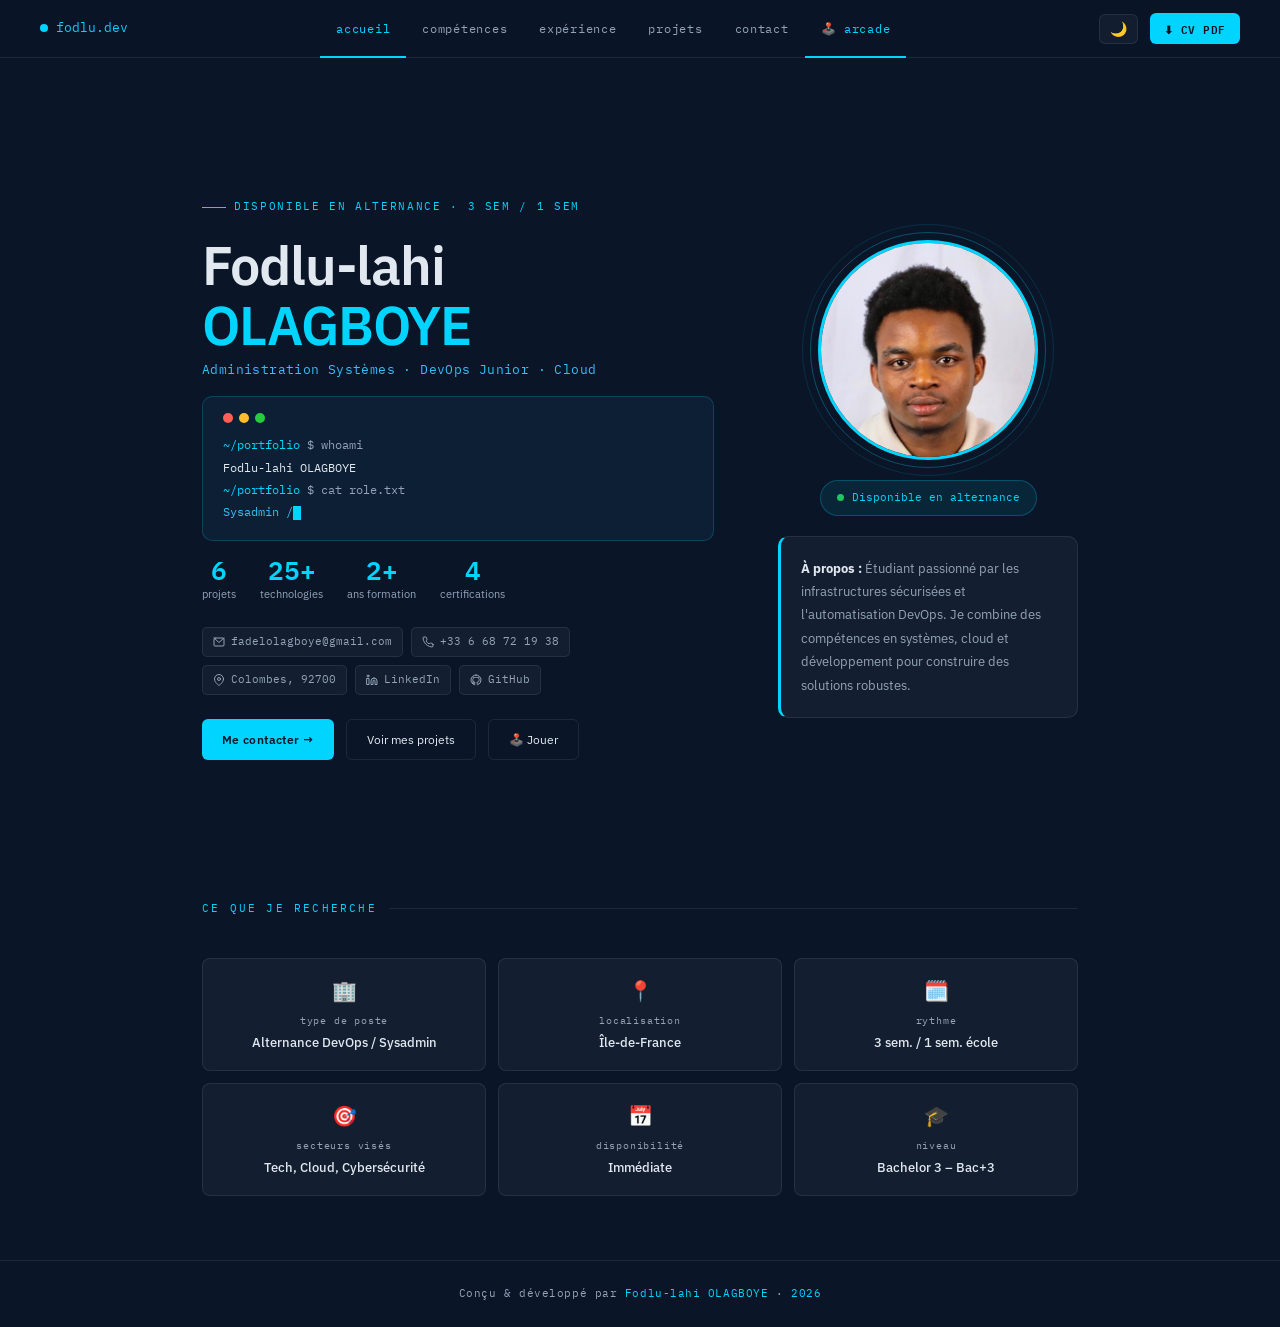
<file: index.html>
<!DOCTYPE html>
<html lang="fr">
<head>
  <meta charset="UTF-8">
  <meta name="viewport" content="width=device-width, initial-scale=1.0">
  <title>Fodlu-lahi OLAGBOYE – Portfolio</title>
  <link href="https://fonts.googleapis.com/css2?family=IBM+Plex+Mono:wght@400;600&family=IBM+Plex+Sans:wght@300;400;500;600&display=swap" rel="stylesheet">
  <link rel="stylesheet" href="css/style.css">
  <link rel="icon" href="data:image/svg+xml,<svg xmlns='http://www.w3.org/2000/svg' viewBox='0 0 100 100'><rect width='100' height='100' rx='16' fill='%230a1628'/><text y='.9em' font-size='55' x='50' text-anchor='middle' fill='%2300d4ff' font-family='monospace' font-weight='bold'>FO</text></svg>">
</head>
<body>

<div class="scroll-bar" id="scrollBar"></div>

<!-- NAV -->
<nav style="position:sticky;top:0;z-index:100;background:rgba(10,22,40,0.97);backdrop-filter:blur(16px);border-bottom:1px solid var(--border);padding:0 2.5rem;display:flex;align-items:center;justify-content:space-between;height:58px;transition:background .3s;">
  <div style="font-family:var(--mono);font-size:13px;color:var(--accent);cursor:pointer;display:flex;align-items:center;gap:8px;" onclick="showPage('accueil')">
    <div style="width:8px;height:8px;border-radius:50%;background:var(--accent);animation:pulse 2s infinite;"></div>
    fodlu.dev
  </div>
  <ul class="nav-links" style="display:flex;gap:0;list-style:none;">
    <li><a href="#" onclick="showPage('accueil');return false;"     id="nav-accueil"     class="active">accueil</a></li>
    <li><a href="#" onclick="showPage('competences');return false;" id="nav-competences">compétences</a></li>
    <li><a href="#" onclick="showPage('experience');return false;"  id="nav-experience">expérience</a></li>
    <li><a href="#" onclick="showPage('projets');return false;"     id="nav-projets">projets</a></li>
    <li><a href="#" onclick="showPage('contact');return false;"     id="nav-contact">contact</a></li>
    <li><a href="./arcade.html" style="display:block;font-size:12px;color:var(--accent);text-decoration:none;letter-spacing:.06em;font-family:var(--mono);padding:0 1rem;height:58px;line-height:58px;border-bottom:2px solid var(--accent);transition:all .2s;">🕹️ arcade</a></li>
  </ul>
  <div style="display:flex;align-items:center;gap:.75rem;">
    <button id="themeBtn" onclick="toggleTheme()" style="background:var(--card);border:1px solid var(--border);border-radius:6px;padding:6px 10px;cursor:pointer;color:var(--text2);font-size:14px;transition:all .2s;">🌙</button>
    <a href="assets/cv.pdf" download style="background:var(--accent);color:#0a1628;font-size:11px;font-family:var(--mono);font-weight:600;border:none;border-radius:6px;padding:7px 14px;cursor:pointer;letter-spacing:.05em;text-decoration:none;display:flex;align-items:center;gap:6px;">⬇ CV PDF</a>
  </div>
</nav>

<!-- ===== ACCUEIL ===== -->
<div class="page active" id="page-accueil">
  <div style="display:grid;grid-template-columns:1fr 300px;gap:4rem;align-items:center;min-height:calc(100vh - 58px);max-width:940px;margin:0 auto;padding:3rem 2rem;" class="hero">
    <div>
      <div style="font-family:var(--mono);font-size:11px;color:var(--accent);letter-spacing:.15em;text-transform:uppercase;margin-bottom:1.2rem;display:flex;align-items:center;gap:8px;">
        <span style="display:inline-block;width:24px;height:1px;background:var(--accent);"></span>
        disponible en alternance · 3 sem / 1 sem
      </div>
      <h1 style="font-size:clamp(2rem,5vw,3.4rem);font-weight:600;line-height:1.1;letter-spacing:-.02em;margin-bottom:.3rem;">Fodlu-lahi<br><span style="color:var(--accent);">OLAGBOYE</span></h1>
      <div style="font-family:var(--mono);font-size:13px;color:var(--accent2);margin-bottom:1rem;letter-spacing:.03em;">Administration Systèmes · DevOps Junior · Cloud</div>

      <!-- TERMINAL -->
      <div style="background:#0d1f35;border:1px solid rgba(0,212,255,.2);border-radius:10px;padding:1rem 1.25rem;margin:1rem 0;font-family:var(--mono);font-size:12px;">
        <div style="display:flex;gap:6px;margin-bottom:.75rem;">
          <div style="width:10px;height:10px;border-radius:50%;background:#ff5f57;"></div>
          <div style="width:10px;height:10px;border-radius:50%;background:#ffbd2e;"></div>
          <div style="width:10px;height:10px;border-radius:50%;background:#28ca41;"></div>
        </div>
        <div style="color:#94a3b8;margin-bottom:3px;"><span style="color:var(--accent);">~/portfolio</span> $ whoami</div>
        <div style="color:#e2e8f0;margin-bottom:3px;">Fodlu-lahi OLAGBOYE</div>
        <div style="color:#94a3b8;margin-bottom:3px;"><span style="color:var(--accent);">~/portfolio</span> $ cat role.txt</div>
        <div><span id="typed-text" style="color:var(--accent2);"></span><span id="cursor" style="display:inline-block;width:8px;height:14px;background:var(--accent);animation:blink .8s infinite;vertical-align:middle;"></span></div>
        <div id="term-comment" style="color:#4a6080;margin-top:3px;"></div>
      </div>

      <!-- STATS -->
      <div style="display:flex;gap:1.5rem;margin-bottom:1.5rem;" class="stats-row">
        <div style="text-align:center;"><div id="s1" style="font-family:var(--mono);font-size:1.6rem;font-weight:600;color:var(--accent);line-height:1;">0</div><div style="font-size:11px;color:var(--text2);margin-top:3px;">projets</div></div>
        <div style="text-align:center;"><div id="s2" style="font-family:var(--mono);font-size:1.6rem;font-weight:600;color:var(--accent);line-height:1;">0</div><div style="font-size:11px;color:var(--text2);margin-top:3px;">technologies</div></div>
        <div style="text-align:center;"><div id="s3" style="font-family:var(--mono);font-size:1.6rem;font-weight:600;color:var(--accent);line-height:1;">0</div><div style="font-size:11px;color:var(--text2);margin-top:3px;">ans formation</div></div>
        <div style="text-align:center;"><div id="s4" style="font-family:var(--mono);font-size:1.6rem;font-weight:600;color:var(--accent);line-height:1;">0</div><div style="font-size:11px;color:var(--text2);margin-top:3px;">certifications</div></div>
      </div>

      <!-- CONTACTS -->
      <div style="display:flex;flex-wrap:wrap;gap:.5rem;margin-bottom:1.5rem;">
        <a class="chip" href="mailto:fadelolagboye@gmail.com"><svg viewBox="0 0 24 24"><rect x="2" y="4" width="20" height="16" rx="2"/><polyline points="2,4 12,13 22,4"/></svg>fadelolagboye@gmail.com</a>
        <a class="chip" href="tel:+33668721938"><svg viewBox="0 0 24 24"><path d="M22 16.92v3a2 2 0 0 1-2.18 2A19.79 19.79 0 0 1 11.07 19a19.5 19.5 0 0 1-6-6A19.79 19.79 0 0 1 2.12 4.18 2 2 0 0 1 4.11 2h3a2 2 0 0 1 2 1.72c.127.96.361 1.903.7 2.81a2 2 0 0 1-.45 2.11L8.09 9.91a16 16 0 0 0 6 6l1.27-1.27a2 2 0 0 1 2.11-.45c.907.339 1.85.573 2.81.7A2 2 0 0 1 22 16.92z"/></svg>+33 6 68 72 19 38</a>
        <a class="chip" href="#"><svg viewBox="0 0 24 24"><path d="M21 10c0 7-9 13-9 13s-9-6-9-13a9 9 0 0 1 18 0z"/><circle cx="12" cy="10" r="3"/></svg>Colombes, 92700</a>
        <a class="chip" href="https://linkedin.com/in/fodlu-olagboye" target="_blank"><svg viewBox="0 0 24 24"><path d="M16 8a6 6 0 0 1 6 6v7h-4v-7a2 2 0 0 0-2-2 2 2 0 0 0-2 2v7h-4v-7a6 6 0 0 1 6-6z"/><rect x="2" y="9" width="4" height="12"/><circle cx="4" cy="4" r="2"/></svg>LinkedIn</a>
        <a class="chip" href="https://github.com/fodlu-olagboye" target="_blank"><svg viewBox="0 0 24 24" fill="currentColor" stroke="none"><path d="M12 2C6.477 2 2 6.484 2 12.017c0 4.425 2.865 8.18 6.839 9.504.5.092.682-.217.682-.483 0-.237-.008-.868-.013-1.703-2.782.605-3.369-1.343-3.369-1.343-.454-1.158-1.11-1.466-1.11-1.466-.908-.62.069-.608.069-.608 1.003.07 1.531 1.032 1.531 1.032.892 1.53 2.341 1.088 2.91.832.092-.647.35-1.088.636-1.338-2.22-.253-4.555-1.113-4.555-4.951 0-1.093.39-1.988 1.029-2.688-.103-.253-.446-1.272.098-2.65 0 0 .84-.27 2.75 1.026A9.564 9.564 0 0 1 12 6.844a9.59 9.59 0 0 1 2.504.337c1.909-1.296 2.747-1.027 2.747-1.027.546 1.379.202 2.398.1 2.651.64.7 1.028 1.595 1.028 2.688 0 3.848-2.339 4.695-4.566 4.943.359.309.678.92.678 1.855 0 1.338-.012 2.419-.012 2.747 0 .268.18.58.688.482A10.019 10.019 0 0 0 22 12.017C22 6.484 17.522 2 12 2z"/></svg>GitHub</a>
      </div>

      <div style="display:flex;gap:.75rem;flex-wrap:wrap;">
        <button class="btn-p" onclick="showPage('contact')">Me contacter →</button>
        <button class="btn-s" onclick="showPage('projets')">Voir mes projets</button>
        <a class="btn-s" href="arcade.html">🕹️ Jouer</a>
      </div>
    </div>

    <!-- PHOTO + BADGE -->
    <div style="display:flex;flex-direction:column;align-items:center;gap:1.25rem;" class="hero-right">
      <div style="position:relative;width:220px;height:220px;" class="photo-wrap">
        <div style="position:absolute;inset:-8px;border-radius:50%;border:1px solid rgba(0,212,255,.3);"></div>
        <div style="position:absolute;inset:-16px;border-radius:50%;border:1px solid rgba(0,212,255,.12);"></div>
        <img src="[data-uri]" alt="Fodlu-lahi OLAGBOYE" style="width:220px;height:220px;border-radius:50%;object-fit:cover;object-position:top center;border:3px solid var(--accent);display:block;">
      </div>
      <div style="display:flex;align-items:center;gap:8px;background:rgba(0,212,255,.08);border:1px solid rgba(0,212,255,.25);border-radius:20px;padding:8px 16px;font-family:var(--mono);font-size:11px;color:var(--accent);">
        <div style="width:7px;height:7px;border-radius:50%;background:#22c55e;animation:pulse 2s infinite;"></div>
        Disponible en alternance
      </div>
      <div style="background:var(--card);border:1px solid var(--border);border-radius:10px;padding:1.25rem;border-left:3px solid var(--accent);font-size:13px;color:var(--text2);line-height:1.8;">
        <strong style="color:var(--text);">À propos :</strong> Étudiant passionné par les infrastructures sécurisées et l'automatisation DevOps. Je combine des compétences en systèmes, cloud et développement pour construire des solutions robustes.
      </div>
    </div>
  </div>

  <!-- CE QUE JE RECHERCHE -->
  <div class="wrap" style="padding-top:0;">
    <div class="section-title">ce que je recherche</div>
    <div class="recherche-box">
      <div class="rech-card"><div class="rech-icon">🏢</div><div class="rech-label">type de poste</div><div class="rech-val">Alternance DevOps / Sysadmin</div></div>
      <div class="rech-card"><div class="rech-icon">📍</div><div class="rech-label">localisation</div><div class="rech-val">Île-de-France</div></div>
      <div class="rech-card"><div class="rech-icon">🗓️</div><div class="rech-label">rythme</div><div class="rech-val">3 sem. / 1 sem. école</div></div>
      <div class="rech-card"><div class="rech-icon">🎯</div><div class="rech-label">secteurs visés</div><div class="rech-val">Tech, Cloud, Cybersécurité</div></div>
      <div class="rech-card"><div class="rech-icon">📅</div><div class="rech-label">disponibilité</div><div class="rech-val">Immédiate</div></div>
      <div class="rech-card"><div class="rech-icon">🎓</div><div class="rech-label">niveau</div><div class="rech-val">Bachelor 3 – Bac+3</div></div>
    </div>
  </div>
</div>

<!-- ===== COMPÉTENCES ===== -->
<div class="page" id="page-competences">
  <div class="wrap">
    <div class="section-title">compétences techniques</div>
    <div class="skills-grid">
      <div class="skill-card"><div class="skill-card-title">⚙️ Systèmes &amp; Réseaux</div><div class="tags"><span class="tag">DNS</span><span class="tag">TCP/IP</span><span class="tag">VLAN</span><span class="tag">VMware</span><span class="tag">VirtualBox</span><span class="tag">Proxmox</span><span class="tag">Debian</span><span class="tag">Ubuntu</span><span class="tag">Kali</span><span class="tag">Docker</span></div></div>
      <div class="skill-card"><div class="skill-card-title">☁️ Cloud &amp; Sécurité</div><div class="tags"><span class="tag">AWS</span><span class="tag">Azure</span><span class="tag">GCP</span><span class="tag">DevSecOps</span><span class="tag">CI/CD</span><span class="tag">GitHub Actions</span><span class="tag">GitLab CI</span></div></div>
      <div class="skill-card"><div class="skill-card-title">💻 Dev &amp; DevOps</div><div class="tags"><span class="tag">Python</span><span class="tag">Bash</span><span class="tag">C</span><span class="tag">C++</span><span class="tag">HTML</span><span class="tag">CSS</span><span class="tag">JavaScript</span><span class="tag">React</span><span class="tag">Vue JS</span><span class="tag">Node.js</span><span class="tag">PHP</span></div></div>
      <div class="skill-card"><div class="skill-card-title">🗄️ Bases de données</div><div class="tags"><span class="tag">MySQL</span><span class="tag">PostgreSQL</span><span class="tag">SQL</span><span class="tag">XML</span><span class="tag">JSON</span><span class="tag">PhpMyAdmin</span></div></div>
      <div class="skill-card"><div class="skill-card-title">🎨 UI/UX &amp; Design</div><div class="tags"><span class="tag">Figma</span><span class="tag">Adobe XD</span><span class="tag">Webflow</span><span class="tag">WordPress</span><span class="tag">Shopify</span><span class="tag">Wix</span><span class="tag">Canva</span></div></div>
      <div class="skill-card"><div class="skill-card-title">🛠️ Outils &amp; Collab</div><div class="tags"><span class="tag">GitHub</span><span class="tag">Postman</span><span class="tag">VSCode</span><span class="tag">Power BI</span><span class="tag">R Studio</span><span class="tag">Excel</span></div></div>
    </div>
    <div class="prog-section">
      <div class="section-title">niveau de maîtrise</div>
      <div class="prog-grid">
        <div class="prog-item"><div class="prog-header"><span class="prog-name">Linux / Bash</span><span class="prog-pct">85%</span></div><div class="prog-bar"><div class="prog-fill" data-w="85"></div></div></div>
        <div class="prog-item"><div class="prog-header"><span class="prog-name">Python</span><span class="prog-pct">80%</span></div><div class="prog-bar"><div class="prog-fill" data-w="80"></div></div></div>
        <div class="prog-item"><div class="prog-header"><span class="prog-name">Docker / DevOps</span><span class="prog-pct">75%</span></div><div class="prog-bar"><div class="prog-fill" data-w="75"></div></div></div>
        <div class="prog-item"><div class="prog-header"><span class="prog-name">SQL / BDD</span><span class="prog-pct">80%</span></div><div class="prog-bar"><div class="prog-fill" data-w="80"></div></div></div>
        <div class="prog-item"><div class="prog-header"><span class="prog-name">AWS / Azure / GCP</span><span class="prog-pct">65%</span></div><div class="prog-bar"><div class="prog-fill" data-w="65"></div></div></div>
        <div class="prog-item"><div class="prog-header"><span class="prog-name">Sécurité réseau</span><span class="prog-pct">70%</span></div><div class="prog-bar"><div class="prog-fill" data-w="70"></div></div></div>
        <div class="prog-item"><div class="prog-header"><span class="prog-name">HTML / CSS / JS</span><span class="prog-pct">75%</span></div><div class="prog-bar"><div class="prog-fill" data-w="75"></div></div></div>
        <div class="prog-item"><div class="prog-header"><span class="prog-name">Réseaux TCP/IP</span><span class="prog-pct">78%</span></div><div class="prog-bar"><div class="prog-fill" data-w="78"></div></div></div>
      </div>
    </div>
    <div class="section-sep"><div class="section-title">certifications &amp; objectifs</div></div>
    <div class="certs-grid">
      <div class="cert-badge">🏅 <span>AWS Cloud Practitioner – en préparation</span></div>
      <div class="cert-badge">🏅 <span>Azure Fundamentals AZ-900 – en vue</span></div>
      <div class="cert-badge">🏅 <span>CompTIA Security+ – objectif 2026</span></div>
      <div class="cert-badge">🏅 <span>Linux LPIC-1 – en cours</span></div>
    </div>
    <div class="section-sep"><div class="section-title">langues &amp; soft skills</div></div>
    <div class="soft-grid">
      <div class="soft-card"><div style="font-size:20px;">🇫🇷</div><div><div style="font-size:13px;font-weight:500;color:var(--text);">Français</div><div style="font-size:12px;color:var(--text2);">Langue maternelle</div></div></div>
      <div class="soft-card"><div style="font-size:20px;">🇬🇧</div><div><div style="font-size:13px;font-weight:500;color:var(--text);">Anglais</div><div style="font-size:12px;color:var(--text2);">Niveau scolaire</div></div></div>
      <div class="soft-card"><div style="font-size:20px;">🎯</div><div><div style="font-size:13px;font-weight:500;color:var(--text);">Rigueur</div><div style="font-size:12px;color:var(--text2);">Travail méthodique</div></div></div>
      <div class="soft-card"><div style="font-size:20px;">⚡</div><div><div style="font-size:13px;font-weight:500;color:var(--text);">Réactivité</div><div style="font-size:12px;color:var(--text2);">Adaptabilité rapide</div></div></div>
      <div class="soft-card"><div style="font-size:20px;">💬</div><div><div style="font-size:13px;font-weight:500;color:var(--text);">Communication</div><div style="font-size:12px;color:var(--text2);">Sens du contact</div></div></div>
      <div class="soft-card"><div style="font-size:20px;">⚽</div><div><div style="font-size:13px;font-weight:500;color:var(--text);">Football</div><div style="font-size:12px;color:var(--text2);">Esprit d'équipe</div></div></div>
    </div>
  </div>
</div>

<!-- ===== EXPÉRIENCE ===== -->
<div class="page" id="page-experience">
  <div class="wrap">
    <div class="section-title">expériences professionnelles</div>
    <div class="timeline">
      <div class="tl-item">
        <div class="tl-date">mai – juil. 2025</div>
        <div class="tl-line"><div class="tl-dot"></div><div class="tl-conn"></div></div>
        <div><div class="tl-title">Stage – Analyste de données</div><div class="tl-company">WO SYSTEME · Paris, France</div><div class="tl-desc"><ul><li>Traitement et nettoyage de données issues d'Excel et de bases SQL</li><li>Analyses exploratoires pour identifier des anomalies</li><li>Création de tableaux de bord Power BI interactifs</li></ul></div></div>
      </div>
      <div class="tl-item">
        <div class="tl-date">depuis juil. 2024</div>
        <div class="tl-line"><div class="tl-dot"></div><div class="tl-conn"></div></div>
        <div><div class="tl-title">Agent d'information</div><div class="tl-company">Cityone · SNCF &amp; RATP · Paris</div><div class="tl-desc"><ul><li>Accueil et orientation des usagers</li><li>Information sur les perturbations, réactivité en cas d'incidents</li></ul></div></div>
      </div>
    </div>
    <div class="section-sep"><div class="section-title">formations</div></div>
    <div class="timeline">
      <div class="tl-item"><div class="tl-date">2025 – 2026</div><div class="tl-line"><div class="tl-dot edu"></div><div class="tl-conn"></div></div><div><div class="tl-title">Bachelor 3 – Administration Systèmes DevOps Junior</div><div class="tl-company">École PMN · Nanterre, France</div></div></div>
      <div class="tl-item"><div class="tl-date">oct. 2024 – juin 2025</div><div class="tl-line"><div class="tl-dot edu"></div><div class="tl-conn"></div></div><div><div class="tl-title">Bachelor 2 – Data / IA</div><div class="tl-company">École PMN · Nanterre, France</div></div></div>
      <div class="tl-item"><div class="tl-date">janv. – juin 2024</div><div class="tl-line"><div class="tl-dot edu"></div><div class="tl-conn"></div></div><div><div class="tl-title">Bachelor 1 – Data / IA</div><div class="tl-company">HETIC · Montreuil, France</div></div></div>
    </div>
  </div>
</div>

<!-- ===== PROJETS ===== -->
<div class="page" id="page-projets">
  <div class="wrap">
    <div class="section-title">projets réalisés</div>
    <div class="proj-grid">
      <div class="proj-card"><div class="proj-icon">🔒</div><div><div class="proj-title">Sécurisation d'infrastructures réseau</div><div class="proj-meta"><div class="proj-date">janv. – févr. 2026</div><a class="proj-gh" href="https://github.com/fodlu-olagboye" target="_blank"><svg viewBox="0 0 24 24"><path d="M12 2C6.477 2 2 6.484 2 12.017c0 4.425 2.865 8.18 6.839 9.504.5.092.682-.217.682-.483 0-.237-.008-.868-.013-1.703-2.782.605-3.369-1.343-3.369-1.343-.454-1.158-1.11-1.466-1.11-1.466-.908-.62.069-.608.069-.608 1.003.07 1.531 1.032 1.531 1.032.892 1.53 2.341 1.088 2.91.832.092-.647.35-1.088.636-1.338-2.22-.253-4.555-1.113-4.555-4.951 0-1.093.39-1.988 1.029-2.688-.103-.253-.446-1.272.098-2.65 0 0 .84-.27 2.75 1.026A9.564 9.564 0 0 1 12 6.844a9.59 9.59 0 0 1 2.504.337c1.909-1.296 2.747-1.027 2.747-1.027.546 1.379.202 2.398.1 2.651.64.7 1.028 1.595 1.028 2.688 0 3.848-2.339 4.695-4.566 4.943.359.309.678.92.678 1.855 0 1.338-.012 2.419-.012 2.747 0 .268.18.58.688.482A10.019 10.019 0 0 0 22 12.017C22 6.484 17.522 2 12 2z"/></svg>GitHub</a></div></div><div class="proj-desc">pfSense, UFW, Fail2Ban, OSSEC, renforcement SSH, sauvegardes chiffrées.</div><div class="tags"><span class="tag">pfSense</span><span class="tag">UFW</span><span class="tag">Fail2Ban</span><span class="tag">SSH</span></div></div>
      <div class="proj-card"><div class="proj-icon">🕵️</div><div><div class="proj-title">Audit de sécurité web</div><div class="proj-meta"><div class="proj-date">juin – juil. 2025</div><a class="proj-gh" href="https://github.com/fodlu-olagboye" target="_blank"><svg viewBox="0 0 24 24"><path d="M12 2C6.477 2 2 6.484 2 12.017c0 4.425 2.865 8.18 6.839 9.504.5.092.682-.217.682-.483 0-.237-.008-.868-.013-1.703-2.782.605-3.369-1.343-3.369-1.343-.454-1.158-1.11-1.466-1.11-1.466-.908-.62.069-.608.069-.608 1.003.07 1.531 1.032 1.531 1.032.892 1.53 2.341 1.088 2.91.832.092-.647.35-1.088.636-1.338-2.22-.253-4.555-1.113-4.555-4.951 0-1.093.39-1.988 1.029-2.688-.103-.253-.446-1.272.098-2.65 0 0 .84-.27 2.75 1.026A9.564 9.564 0 0 1 12 6.844a9.59 9.59 0 0 1 2.504.337c1.909-1.296 2.747-1.027 2.747-1.027.546 1.379.202 2.398.1 2.651.64.7 1.028 1.595 1.028 2.688 0 3.848-2.339 4.695-4.566 4.943.359.309.678.92.678 1.855 0 1.338-.012 2.419-.012 2.747 0 .268.18.58.688.482A10.019 10.019 0 0 0 22 12.017C22 6.484 17.522 2 12 2z"/></svg>GitHub</a></div></div><div class="proj-desc">OWASP Top 10, Nmap, Burp Suite, Metasploit, Wireshark, rapport de vulnérabilités.</div><div class="tags"><span class="tag">Nmap</span><span class="tag">Burp Suite</span><span class="tag">Metasploit</span></div></div>
      <div class="proj-card"><div class="proj-icon">📇</div><div><div class="proj-title">App gestion de contacts</div><div class="proj-meta"><div class="proj-date">mai – juin 2025</div><a class="proj-gh" href="https://github.com/fodlu-olagboye" target="_blank"><svg viewBox="0 0 24 24"><path d="M12 2C6.477 2 2 6.484 2 12.017c0 4.425 2.865 8.18 6.839 9.504.5.092.682-.217.682-.483 0-.237-.008-.868-.013-1.703-2.782.605-3.369-1.343-3.369-1.343-.454-1.158-1.11-1.466-1.11-1.466-.908-.62.069-.608.069-.608 1.003.07 1.531 1.032 1.531 1.032.892 1.53 2.341 1.088 2.91.832.092-.647.35-1.088.636-1.338-2.22-.253-4.555-1.113-4.555-4.951 0-1.093.39-1.988 1.029-2.688-.103-.253-.446-1.272.098-2.65 0 0 .84-.27 2.75 1.026A9.564 9.564 0 0 1 12 6.844a9.59 9.59 0 0 1 2.504.337c1.909-1.296 2.747-1.027 2.747-1.027.546 1.379.202 2.398.1 2.651.64.7 1.028 1.595 1.028 2.688 0 3.848-2.339 4.695-4.566 4.943.359.309.678.92.678 1.855 0 1.338-.012 2.419-.012 2.747 0 .268.18.58.688.482A10.019 10.019 0 0 0 22 12.017C22 6.484 17.522 2 12 2z"/></svg>GitHub</a></div></div><div class="proj-desc">MySQL, PHP, SQL, formulaires HTML, logique backend complète.</div><div class="tags"><span class="tag">MySQL</span><span class="tag">PHP</span><span class="tag">SQL</span></div></div>
      <div class="proj-card"><div class="proj-icon">🗃️</div><div><div class="proj-title">Base de données SQL</div><div class="proj-meta"><div class="proj-date">2024 · HETIC</div><a class="proj-gh" href="https://github.com/fodlu-olagboye" target="_blank"><svg viewBox="0 0 24 24"><path d="M12 2C6.477 2 2 6.484 2 12.017c0 4.425 2.865 8.18 6.839 9.504.5.092.682-.217.682-.483 0-.237-.008-.868-.013-1.703-2.782.605-3.369-1.343-3.369-1.343-.454-1.158-1.11-1.466-1.11-1.466-.908-.62.069-.608.069-.608 1.003.07 1.531 1.032 1.531 1.032.892 1.53 2.341 1.088 2.91.832.092-.647.35-1.088.636-1.338-2.22-.253-4.555-1.113-4.555-4.951 0-1.093.39-1.988 1.029-2.688-.103-.253-.446-1.272.098-2.65 0 0 .84-.27 2.75 1.026A9.564 9.564 0 0 1 12 6.844a9.59 9.59 0 0 1 2.504.337c1.909-1.296 2.747-1.027 2.747-1.027.546 1.379.202 2.398.1 2.651.64.7 1.028 1.595 1.028 2.688 0 3.848-2.339 4.695-4.566 4.943.359.309.678.92.678 1.855 0 1.338-.012 2.419-.012 2.747 0 .268.18.58.688.482A10.019 10.019 0 0 0 22 12.017C22 6.484 17.522 2 12 2z"/></svg>GitHub</a></div></div><div class="proj-desc">Indexation, contraintes d'intégrité, sécurisation des accès.</div><div class="tags"><span class="tag">SQL</span><span class="tag">PostgreSQL</span></div></div>
      <div class="proj-card"><div class="proj-icon">🐍</div><div><div class="proj-title">Jeu de pendu Python</div><div class="proj-meta"><div class="proj-date">mars 2024 · HETIC</div><a class="proj-gh" href="https://github.com/fodlu-olagboye" target="_blank"><svg viewBox="0 0 24 24"><path d="M12 2C6.477 2 2 6.484 2 12.017c0 4.425 2.865 8.18 6.839 9.504.5.092.682-.217.682-.483 0-.237-.008-.868-.013-1.703-2.782.605-3.369-1.343-3.369-1.343-.454-1.158-1.11-1.466-1.11-1.466-.908-.62.069-.608.069-.608 1.003.07 1.531 1.032 1.531 1.032.892 1.53 2.341 1.088 2.91.832.092-.647.35-1.088.636-1.338-2.22-.253-4.555-1.113-4.555-4.951 0-1.093.39-1.988 1.029-2.688-.103-.253-.446-1.272.098-2.65 0 0 .84-.27 2.75 1.026A9.564 9.564 0 0 1 12 6.844a9.59 9.59 0 0 1 2.504.337c1.909-1.296 2.747-1.027 2.747-1.027.546 1.379.202 2.398.1 2.651.64.7 1.028 1.595 1.028 2.688 0 3.848-2.339 4.695-4.566 4.943.359.309.678.92.678 1.855 0 1.338-.012 2.419-.012 2.747 0 .268.18.58.688.482A10.019 10.019 0 0 0 22 12.017C22 6.484 17.522 2 12 2z"/></svg>GitHub</a></div></div><div class="proj-desc">Algorithme, sélection aléatoire, suivi des tentatives, validation des entrées.</div><div class="tags"><span class="tag">Python</span><span class="tag">Algorithme</span></div></div>
      <div class="proj-card"><div class="proj-icon">🌐</div><div><div class="proj-title">Site de freelance</div><div class="proj-meta"><div class="proj-date">mai 2024 · Paris</div><a class="proj-gh" href="https://github.com/fodlu-olagboye" target="_blank"><svg viewBox="0 0 24 24"><path d="M12 2C6.477 2 2 6.484 2 12.017c0 4.425 2.865 8.18 6.839 9.504.5.092.682-.217.682-.483 0-.237-.008-.868-.013-1.703-2.782.605-3.369-1.343-3.369-1.343-.454-1.158-1.11-1.466-1.11-1.466-.908-.62.069-.608.069-.608 1.003.07 1.531 1.032 1.531 1.032.892 1.53 2.341 1.088 2.91.832.092-.647.35-1.088.636-1.338-2.22-.253-4.555-1.113-4.555-4.951 0-1.093.39-1.988 1.029-2.688-.103-.253-.446-1.272.098-2.65 0 0 .84-.27 2.75 1.026A9.564 9.564 0 0 1 12 6.844a9.59 9.59 0 0 1 2.504.337c1.909-1.296 2.747-1.027 2.747-1.027.546 1.379.202 2.398.1 2.651.64.7 1.028 1.595 1.028 2.688 0 3.848-2.339 4.695-4.566 4.943.359.309.678.92.678 1.855 0 1.338-.012 2.419-.012 2.747 0 .268.18.58.688.482A10.019 10.019 0 0 0 22 12.017C22 6.484 17.522 2 12 2z"/></svg>GitHub</a></div></div><div class="proj-desc">Maquettes Figma, coordination équipe, réalisation technique.</div><div class="tags"><span class="tag">Figma</span><span class="tag">HTML/CSS</span></div></div>
    </div>
  </div>
</div>

<!-- ===== CONTACT ===== -->
<div class="page" id="page-contact">
  <div class="wrap">
    <div class="section-title">contact</div>
    <p class="contact-intro">Vous cherchez un alternant motivé en Administration Systèmes / DevOps ? Je suis disponible selon le rythme <strong style="color:var(--text);">3 semaines entreprise / 1 semaine école</strong>.</p>
    <div class="contact-grid">
      <a class="contact-card" href="mailto:fadelolagboye@gmail.com"><div class="cc-icon">✉️</div><div><div class="cc-label">email</div><div class="cc-value">fadelolagboye@gmail.com</div></div></a>
      <a class="contact-card" href="tel:+33668721938"><div class="cc-icon">📱</div><div><div class="cc-label">téléphone</div><div class="cc-value">+33 6 68 72 19 38</div></div></a>
      <a class="contact-card" href="#"><div class="cc-icon">📍</div><div><div class="cc-label">localisation</div><div class="cc-value">Colombes (92700)</div></div></a>
      <a class="contact-card" href="https://linkedin.com/in/fodlu-olagboye" target="_blank"><div class="cc-icon">💼</div><div><div class="cc-label">linkedin</div><div class="cc-value">@Fodlu olagboye</div></div></a>
    </div>
    <div class="contact-cols">
      <div>
        <div class="form-title">envoyer un message</div>
        <div class="contact-form">
          <div class="form-row">
            <div class="form-group"><label>nom</label><input type="text" placeholder="Votre nom"></div>
            <div class="form-group"><label>email</label><input type="email" placeholder="votre@email.com"></div>
          </div>
          <div class="form-group"><label>objet</label><input type="text" placeholder="Proposition d'alternance..."></div>
          <div class="form-group"><label>message</label><textarea placeholder="Bonjour Fodlu-lahi, ..."></textarea></div>
          <button class="btn-p" style="align-self:flex-start;" onclick="alert('Pour activer l'envoi, connectez un service comme Formspree.io !')">Envoyer →</button>
        </div>
      </div>
      <div class="dispo-box">
        <div class="dispo-title">disponibilité &amp; infos</div>
        <div class="dispo-item"><div class="dispo-dot"></div><div><strong style="color:var(--text);">Rythme :</strong> 3 sem. entreprise / 1 sem. école</div></div>
        <div class="dispo-item"><div class="dispo-dot"></div><div><strong style="color:var(--text);">Disponible :</strong> Immédiatement</div></div>
        <div class="dispo-item"><div class="dispo-dot"></div><div><strong style="color:var(--text);">Zone :</strong> Île-de-France</div></div>
        <div class="dispo-item"><div class="dispo-dot"></div><div><strong style="color:var(--text);">Niveau :</strong> Bachelor 3 – Bac+3 (2026)</div></div>
        <div style="margin-top:1.5rem;">
          <a class="btn-p" href="assets/cv.pdf" download style="width:100%;justify-content:center;">⬇ Télécharger mon CV PDF</a>
        </div>
      </div>
    </div>
  </div>
</div>

<footer>Conçu &amp; développé par <span>Fodlu-lahi OLAGBOYE</span> · <span>2026</span></footer>

<style>
@keyframes blink { 0%,100%{opacity:1;} 50%{opacity:0;} }
.nav-links li a { display:block;font-size:12px;color:var(--text2);text-decoration:none;letter-spacing:.06em;font-family:var(--mono);padding:0 1rem;height:58px;line-height:58px;border-bottom:2px solid transparent;transition:all .2s; }
.nav-links li a:hover { color:var(--accent); }
.nav-links li a.active { color:var(--accent);border-bottom-color:var(--accent); }
</style>

<script src="js/navigation.js"></script>
</body>
</html>
</file>
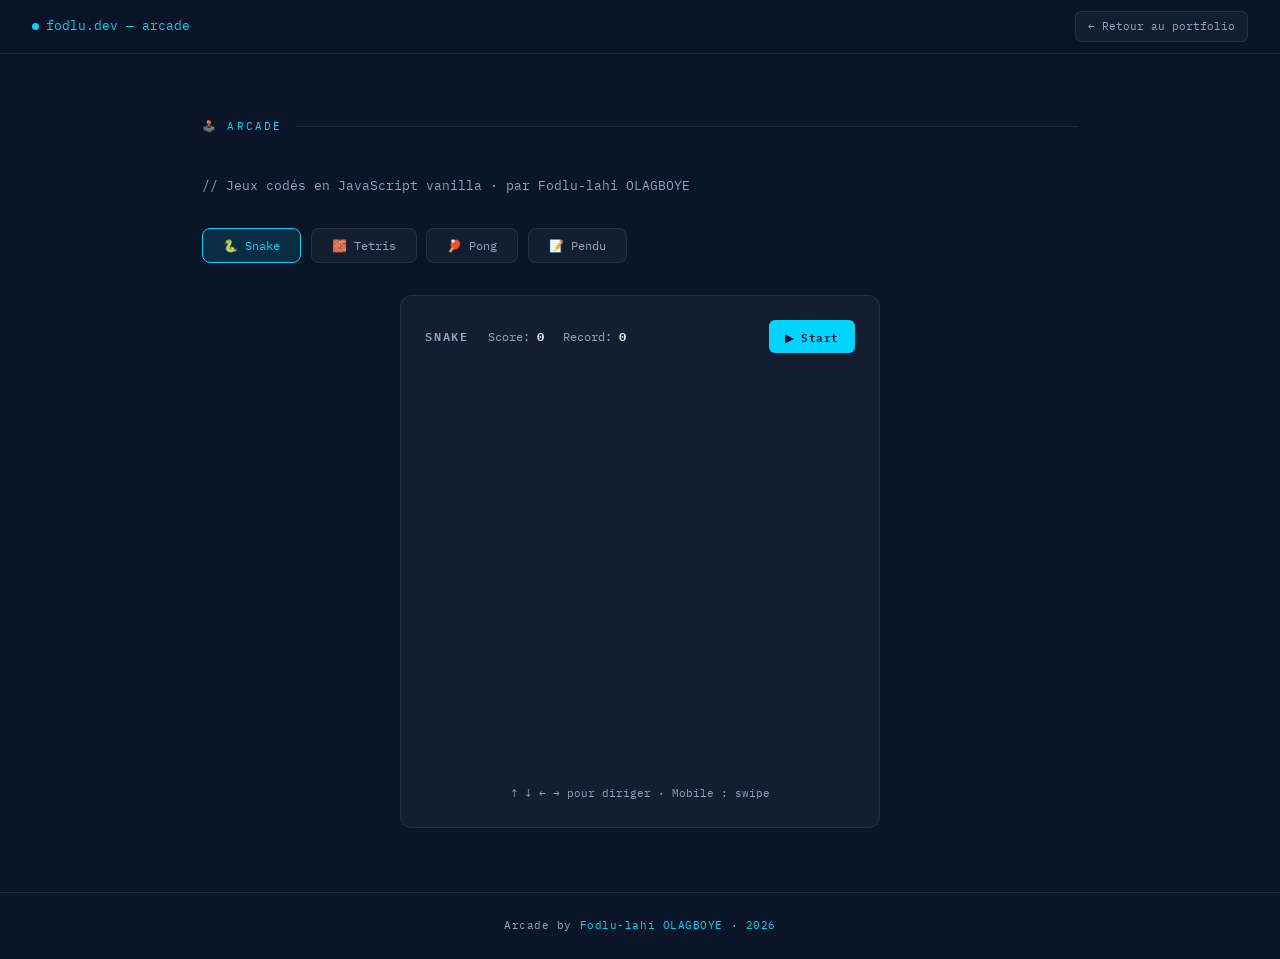
<file: arcade.html>
<!DOCTYPE html>
<html lang="fr">
<head>
  <meta charset="UTF-8">
  <meta name="viewport" content="width=device-width, initial-scale=1.0">
  <title>🕹️ Arcade – Fodlu-lahi OLAGBOYE</title>
  <link href="https://fonts.googleapis.com/css2?family=IBM+Plex+Mono:wght@400;600&family=IBM+Plex+Sans:wght@400;600&display=swap" rel="stylesheet">
  <link rel="stylesheet" href="css/style.css">
  <link rel="stylesheet" href="css/arcade.css">
  <link rel="icon" href="data:image/svg+xml,<svg xmlns='http://www.w3.org/2000/svg' viewBox='0 0 100 100'><rect width='100' height='100' rx='16' fill='%230a1628'/><text y='.9em' font-size='55' x='50' text-anchor='middle' fill='%2300d4ff' font-family='monospace' font-weight='bold'>FO</text></svg>">
</head>
<body>

<nav style="background:rgba(10,22,40,0.98);border-bottom:1px solid var(--border);padding:0 2rem;display:flex;align-items:center;justify-content:space-between;height:54px;position:sticky;top:0;z-index:99;">
  <div style="font-family:var(--mono);font-size:13px;color:var(--accent);display:flex;align-items:center;gap:7px;">
    <div style="width:7px;height:7px;border-radius:50%;background:var(--accent);animation:pulse 2s infinite;"></div>
    fodlu.dev — arcade
  </div>
  <a href="./index.html" style="font-family:var(--mono);font-size:11px;color:var(--text2);background:var(--card);border:1px solid var(--border);border-radius:6px;padding:6px 12px;text-decoration:none;transition:all .2s;">← Retour au portfolio</a>
</nav>

<div class="wrap">
  <div class="section-title">🕹️ arcade</div>
  <p style="color:var(--text2);font-size:13px;margin-bottom:2rem;font-family:var(--mono);">// Jeux codés en JavaScript vanilla · par Fodlu-lahi OLAGBOYE</p>

  <!-- TABS -->
  <div class="arcade-tabs">
    <button class="arcade-tab active" onclick="switchTab('snake', this)">🐍 Snake</button>
    <button class="arcade-tab" onclick="switchTab('tetris', this)">🧱 Tetris</button>
    <button class="arcade-tab" onclick="switchTab('pong', this)">🏓 Pong</button>
    <button class="arcade-tab" onclick="switchTab('pendu', this)">📝 Pendu</button>
  </div>

  <!-- SNAKE -->
  <div class="arcade-panel active" id="panel-snake">
    <div class="game-card">
      <div class="game-info-bar">
        <span class="game-label">SNAKE</span>
        <span>Score: <b id="sScore">0</b></span>
        <span>Record: <b id="sBest">0</b></span>
        <button class="game-btn" onclick="startSnake()">▶ Start</button>
      </div>
      <canvas id="cvSnake" width="400" height="400"></canvas>
      <p class="game-hint">↑ ↓ ← → pour diriger · Mobile : swipe</p>
    </div>
  </div>

  <!-- TETRIS -->
  <div class="arcade-panel" id="panel-tetris">
    <div class="game-card" style="max-width:420px;">
      <div class="game-info-bar">
        <span class="game-label">TETRIS</span>
        <span>Score: <b id="tScore">0</b></span>
        <span>Lignes: <b id="tLines">0</b></span>
        <button class="game-btn" onclick="startTetris()">▶ Start</button>
      </div>
      <div class="tetris-layout">
        <canvas id="cvTetris" width="200" height="400"></canvas>
        <div class="tetris-side">
          <div class="next-box">
            <div class="next-label">SUIVANT</div>
            <canvas id="cvNext" width="80" height="80"></canvas>
          </div>
          <div class="controls-box">← → Déplacer<br>↑ Rotation<br>↓ Descendre<br>Espace: Drop</div>
        </div>
      </div>
    </div>
  </div>

  <!-- PONG -->
  <div class="arcade-panel" id="panel-pong">
    <div class="game-card">
      <div class="game-info-bar">
        <span class="game-label">PONG</span>
        <span>Vous: <b id="pPlayer">0</b></span>
        <span>CPU: <b id="pCPU">0</b></span>
        <button class="game-btn" onclick="startPong()">▶ Start</button>
      </div>
      <canvas id="cvPong" width="420" height="280" style="width:100%;max-width:420px;"></canvas>
      <p class="game-hint">Souris / tactile pour bouger votre raquette</p>
    </div>
  </div>

  <!-- PENDU -->
  <div class="arcade-panel" id="panel-pendu">
    <div class="game-card" style="max-width:500px;">
      <div class="game-info-bar">
        <span class="game-label">PENDU</span>
        <span>Essais: <b id="pTries">6</b></span>
        <span>Score: <b id="pScore">0</b></span>
        <button class="game-btn" onclick="newPendu()">↺ Nouveau</button>
      </div>
      <canvas id="cvPendu" width="200" height="180" style="display:block;margin:0 auto;"></canvas>
      <div class="pendu-word" id="penduWord"></div>
      <div class="pendu-hint-txt" id="penduHint"></div>
      <div class="letters" id="penduLetters"></div>
      <div class="pendu-msg" id="penduMsg"></div>
    </div>
  </div>
</div>

<footer>Arcade by <span>Fodlu-lahi OLAGBOYE</span> · <span>2026</span></footer>

<script src="js/snake.js"></script>
<script src="js/tetris.js"></script>
<script src="js/pong.js"></script>
<script src="js/pendu.js"></script>
<script>
  function switchTab(id, btn) {
    document.querySelectorAll('.arcade-tab').forEach(t => t.classList.remove('active'));
    document.querySelectorAll('.arcade-panel').forEach(p => p.classList.remove('active'));
    btn.classList.add('active');
    document.getElementById('panel-' + id).classList.add('active');
    // stop running games
    if (typeof snakeTimer !== 'undefined' && snakeTimer) { clearInterval(snakeTimer); snakeTimer = null; }
    if (typeof tetrisTimer !== 'undefined' && tetrisTimer){ clearInterval(tetrisTimer); tetrisTimer = null; }
    if (typeof pongAF !== 'undefined' && pongAF)          { cancelAnimationFrame(pongAF); pongAF = null; }
    if (id === 'pendu') newPendu();
  }
  // Init pendu on load
  window.addEventListener('load', () => newPendu());
</script>
</body>
</html>
</file>
<file: css/style.css>
/* ===== RESET & VARIABLES ===== */
*, *::before, *::after { box-sizing: border-box; margin: 0; padding: 0; }

:root {
  --navy: #0a1628;
  --accent: #00d4ff;
  --accent2: #38bdf8;
  --text: #e2e8f0;
  --text2: #94a3b8;
  --border: rgba(255,255,255,0.08);
  --card: rgba(255,255,255,0.04);
  --card-hover: rgba(255,255,255,0.07);
  --mono: 'IBM Plex Mono', monospace;
  --sans: 'IBM Plex Sans', sans-serif;
}

[data-theme="light"] {
  --navy: #f0f4f8;
  --text: #1a202c;
  --text2: #4a5568;
  --border: rgba(0,0,0,0.1);
  --card: rgba(0,0,0,0.03);
  --card-hover: rgba(0,0,0,0.06);
}

html { scroll-behavior: smooth; }

body {
  font-family: var(--sans);
  background: var(--navy);
  color: var(--text);
  font-size: 15px;
  line-height: 1.6;
  min-height: 100vh;
  transition: background .3s, color .3s;
}

/* ===== SCROLL BAR ===== */
.scroll-bar {
  position: fixed; top: 0; left: 0;
  height: 3px; background: var(--accent);
  z-index: 9999; width: 0%;
  transition: width .1s;
  border-radius: 0 2px 2px 0;
}

/* ===== LAYOUT ===== */
.wrap { max-width: 940px; margin: 0 auto; padding: 4rem 2rem; }

.section-title {
  font-family: var(--mono);
  font-size: 11px;
  letter-spacing: .2em;
  text-transform: uppercase;
  color: var(--accent);
  margin-bottom: 2.5rem;
  display: flex;
  align-items: center;
  gap: 12px;
}
.section-title::after {
  content: '';
  flex: 1;
  height: 1px;
  background: var(--border);
}

.section-sep {
  margin: 3rem 0 2rem;
  padding-top: 2rem;
  border-top: 1px solid var(--border);
}

/* ===== PAGES ===== */
.page { display: none; min-height: calc(100vh - 58px); animation: fadeIn .35s ease; }
.page.active { display: block; }

@keyframes fadeIn {
  from { opacity: 0; transform: translateY(10px); }
  to   { opacity: 1; transform: translateY(0); }
}

@keyframes pulse {
  0%, 100% { opacity: 1; }
  50%       { opacity: .4; }
}

/* ===== BUTTONS ===== */
.btn-p {
  display: inline-flex; align-items: center; gap: 8px;
  background: var(--accent); color: #0a1628;
  font-weight: 600; font-size: 12px;
  padding: 10px 20px; border-radius: 6px;
  text-decoration: none; cursor: pointer; border: none;
  font-family: var(--sans); letter-spacing: .03em;
  transition: opacity .2s;
}
.btn-p:hover { opacity: .85; }

.btn-s {
  display: inline-flex; align-items: center; gap: 8px;
  background: transparent; color: var(--text);
  font-size: 12px; padding: 10px 20px;
  border-radius: 6px; border: 1px solid var(--border);
  text-decoration: none; cursor: pointer;
  font-family: var(--sans); transition: all .2s;
}
.btn-s:hover { border-color: var(--accent); color: var(--accent); }

/* ===== CHIPS ===== */
.chip {
  display: flex; align-items: center; gap: 6px;
  font-family: var(--mono); font-size: 11px;
  color: var(--text2); background: var(--card);
  border: 1px solid var(--border); border-radius: 5px;
  padding: 5px 10px; text-decoration: none; transition: all .2s;
}
.chip:hover { color: var(--accent); border-color: var(--accent); background: rgba(0,212,255,.05); }
.chip svg { width: 12px; height: 12px; stroke: currentColor; fill: none; stroke-width: 2; stroke-linecap: round; stroke-linejoin: round; flex-shrink: 0; }

/* ===== TAGS ===== */
.tags { display: flex; flex-wrap: wrap; gap: 5px; }
.tag {
  font-size: 11px; font-family: var(--mono);
  background: rgba(255,255,255,.05);
  border: 1px solid rgba(255,255,255,.1);
  color: var(--text2); padding: 3px 8px; border-radius: 4px;
}

/* ===== CARDS ===== */
.skill-card {
  background: var(--card); border: 1px solid var(--border);
  border-radius: 10px; padding: 1.25rem; transition: all .2s;
}
.skill-card:hover { background: var(--card-hover); border-color: rgba(0,212,255,.2); }
.skill-card-title {
  font-size: 12px; font-weight: 600; color: var(--accent2);
  margin-bottom: .75rem; font-family: var(--mono); letter-spacing: .05em;
}

/* ===== TIMELINE ===== */
.timeline { display: flex; flex-direction: column; }
.tl-item {
  display: grid;
  grid-template-columns: 130px 1px 1fr;
  gap: 0 1.5rem;
  padding-bottom: 2.5rem;
}
.tl-date {
  font-family: var(--mono); font-size: 11px;
  color: var(--text2); text-align: right;
  padding-top: 5px; letter-spacing: .03em; line-height: 1.5;
}
.tl-line { display: flex; flex-direction: column; align-items: center; }
.tl-dot {
  width: 9px; height: 9px; border-radius: 50%;
  background: var(--accent); flex-shrink: 0; margin-top: 5px;
}
.tl-dot.edu { background: var(--accent2); }
.tl-conn { flex: 1; width: 1px; background: var(--border); margin-top: 4px; }
.tl-item:last-child .tl-conn { display: none; }
.tl-title { font-size: 15px; font-weight: 600; color: var(--text); margin-bottom: 2px; }
.tl-company { font-size: 12px; color: var(--accent2); font-family: var(--mono); margin-bottom: .5rem; }
.tl-desc { font-size: 13px; color: var(--text2); line-height: 1.7; }
.tl-desc li { margin-left: 1.2rem; margin-top: 3px; }

/* ===== GRIDS ===== */
.skills-grid { display: grid; grid-template-columns: repeat(auto-fit, minmax(260px, 1fr)); gap: 1rem; margin-bottom: 2rem; }
.proj-grid   { display: grid; grid-template-columns: repeat(auto-fit, minmax(280px, 1fr)); gap: 1rem; }
.soft-grid   { display: grid; grid-template-columns: repeat(auto-fit, minmax(180px, 1fr)); gap: .75rem; margin-top: 1rem; }

/* ===== PROJET CARD ===== */
.proj-card {
  background: var(--card); border: 1px solid var(--border);
  border-radius: 10px; padding: 1.5rem; transition: all .25s;
  display: flex; flex-direction: column; gap: .75rem;
}
.proj-card:hover { background: var(--card-hover); border-color: rgba(0,212,255,.3); transform: translateY(-3px); }
.proj-icon { width: 38px; height: 38px; border-radius: 8px; background: rgba(0,212,255,.1); display: flex; align-items: center; justify-content: center; font-size: 18px; }
.proj-title { font-size: 14px; font-weight: 600; color: var(--text); }
.proj-meta { display: flex; align-items: center; justify-content: space-between; }
.proj-date { font-family: var(--mono); font-size: 11px; color: var(--text2); }
.proj-gh { display: flex; align-items: center; gap: 5px; font-family: var(--mono); font-size: 11px; color: var(--text2); text-decoration: none; transition: color .2s; }
.proj-gh:hover { color: var(--accent); }
.proj-gh svg { width: 13px; height: 13px; fill: currentColor; }
.proj-desc { font-size: 12px; color: var(--text2); line-height: 1.65; flex: 1; }

/* ===== SOFT CARD ===== */
.soft-card {
  background: var(--card); border: 1px solid var(--border);
  border-radius: 8px; padding: 1rem;
  display: flex; align-items: center; gap: .75rem;
}

/* ===== PROGRESS ===== */
.prog-section { margin-top: 2.5rem; }
.prog-grid { display: grid; grid-template-columns: 1fr 1fr; gap: 1.2rem 2rem; }
.prog-item { margin-bottom: .2rem; }
.prog-header { display: flex; justify-content: space-between; margin-bottom: 6px; }
.prog-name { font-size: 12px; color: var(--text); font-family: var(--mono); }
.prog-pct  { font-size: 11px; color: var(--accent); font-family: var(--mono); }
.prog-bar  { height: 5px; background: rgba(255,255,255,.07); border-radius: 3px; overflow: hidden; }
.prog-fill {
  height: 100%;
  background: linear-gradient(90deg, var(--accent), var(--accent2));
  border-radius: 3px; width: 0%;
  transition: width 1.2s cubic-bezier(.4,0,.2,1);
}

/* ===== CERTS ===== */
.certs-grid { display: flex; flex-wrap: wrap; gap: .75rem; margin-top: 1rem; }
.cert-badge {
  display: flex; align-items: center; gap: 8px;
  background: rgba(255,193,7,.07); border: 1px solid rgba(255,193,7,.2);
  border-radius: 8px; padding: .6rem 1rem; font-size: 12px; color: #fbbf24;
}
.cert-badge span { font-family: var(--mono); font-size: 11px; }

/* ===== CONTACT ===== */
.contact-intro { font-size: 15px; color: var(--text2); margin-bottom: 2rem; line-height: 1.8; max-width: 600px; }
.contact-grid { display: grid; grid-template-columns: 1fr 1fr; gap: 1rem; margin-bottom: 2.5rem; }
.contact-card {
  background: var(--card); border: 1px solid var(--border);
  border-radius: 10px; padding: 1.25rem;
  display: flex; align-items: center; gap: 1rem;
  text-decoration: none; transition: all .2s;
}
.contact-card:hover { background: var(--card-hover); border-color: rgba(0,212,255,.25); }
.cc-icon { width: 40px; height: 40px; border-radius: 8px; background: rgba(0,212,255,.1); display: flex; align-items: center; justify-content: center; font-size: 18px; flex-shrink: 0; }
.cc-label { font-size: 11px; font-family: var(--mono); color: var(--text2); margin-bottom: 3px; }
.cc-value { font-size: 13px; color: var(--text); font-weight: 500; }
.contact-cols { display: grid; grid-template-columns: 1fr 1fr; gap: 2rem; }
.form-title { font-family: var(--mono); font-size: 11px; color: var(--accent); letter-spacing: .15em; margin-bottom: 1.2rem; }
.contact-form { display: flex; flex-direction: column; gap: .9rem; }
.form-row { display: grid; grid-template-columns: 1fr 1fr; gap: .9rem; }
.form-group { display: flex; flex-direction: column; gap: 6px; }
.form-group label { font-family: var(--mono); font-size: 11px; color: var(--text2); letter-spacing: .05em; }
.form-group input,
.form-group textarea {
  background: var(--card); border: 1px solid var(--border);
  border-radius: 7px; padding: 10px 14px;
  color: var(--text); font-family: var(--sans); font-size: 13px;
  outline: none; transition: border-color .2s; resize: none;
}
.form-group input:focus,
.form-group textarea:focus { border-color: rgba(0,212,255,.4); }
.form-group textarea { min-height: 110px; }
.dispo-box { background: var(--card); border: 1px solid var(--border); border-radius: 10px; padding: 1.5rem; }
.dispo-title { font-family: var(--mono); font-size: 11px; color: var(--accent); letter-spacing: .15em; margin-bottom: 1.2rem; }
.dispo-item { display: flex; align-items: flex-start; gap: .75rem; margin-bottom: .9rem; font-size: 13px; color: var(--text2); }
.dispo-dot { width: 7px; height: 7px; border-radius: 50%; background: var(--accent); flex-shrink: 0; margin-top: 5px; }

/* ===== RECHERCHE ===== */
.recherche-box { display: grid; grid-template-columns: repeat(3,1fr); gap: .75rem; margin-top: 1.5rem; }
.rech-card { background: var(--card); border: 1px solid var(--border); border-radius: 8px; padding: 1rem; text-align: center; }
.rech-icon { font-size: 20px; margin-bottom: .4rem; }
.rech-label { font-family: var(--mono); font-size: 10px; color: var(--text2); letter-spacing: .08em; margin-bottom: .25rem; }
.rech-val { font-size: 13px; font-weight: 500; color: var(--text); }

/* ===== FOOTER ===== */
footer {
  border-top: 1px solid var(--border);
  padding: 1.5rem 2rem; text-align: center;
  font-family: var(--mono); font-size: 11px; color: var(--text2); letter-spacing: .05em;
}
footer span { color: var(--accent); }

/* ===== RESPONSIVE ===== */
@media (max-width: 750px) {
  .hero { grid-template-columns: 1fr !important; padding: 2rem 1.5rem !important; min-height: auto !important; gap: 2rem !important; }
  .hero-right { order: -1; }
  .photo-wrap { width: 150px !important; height: 150px !important; }
  .photo-wrap img { width: 150px !important; height: 150px !important; }
  .contact-grid, .contact-cols, .form-row, .prog-grid, .recherche-box { grid-template-columns: 1fr !important; }
  nav { padding: 0 1rem !important; }
  .nav-links li a { padding: 0 .6rem !important; font-size: 10px !important; }
  .stats-row { gap: 1rem !important; }
}

/* ===== MOBILE RESPONSIVE COMPLET ===== */
@media (max-width: 768px) {

  /* NAV mobile */
  nav {
    padding: 0 1rem !important;
    height: auto !important;
    flex-wrap: wrap !important;
    padding-top: .5rem !important;
    padding-bottom: .5rem !important;
    gap: .4rem !important;
  }
  .nav-links {
    order: 3;
    width: 100%;
    overflow-x: auto;
    -webkit-overflow-scrolling: touch;
    scrollbar-width: none;
    gap: 0 !important;
    border-top: 1px solid var(--border);
    padding-top: .25rem;
  }
  .nav-links::-webkit-scrollbar { display: none; }
  .nav-links li a {
    padding: 0 .75rem !important;
    font-size: 11px !important;
    height: 36px !important;
    line-height: 36px !important;
    white-space: nowrap;
  }
  nav > div:first-child { font-size: 12px !important; }
  nav > div:last-child { gap: .4rem !important; }
  nav > div:last-child button { padding: 5px 8px !important; font-size: 12px !important; }
  nav > div:last-child a { padding: 5px 10px !important; font-size: 10px !important; }

  /* HERO mobile */
  .hero {
    grid-template-columns: 1fr !important;
    padding: 1.5rem 1rem !important;
    min-height: auto !important;
    gap: 1.5rem !important;
  }
  .hero-right { order: -1 !important; }
  .photo-wrap {
    width: 130px !important;
    height: 130px !important;
  }
  .photo-wrap img {
    width: 130px !important;
    height: 130px !important;
  }

  /* HERO texte */
  .hero h1 { font-size: 2rem !important; }

  /* STATS */
  .stats-row {
    gap: .75rem !important;
    flex-wrap: wrap !important;
  }
  .stats-row > div {
    min-width: 60px;
  }

  /* CHIPS contacts */
  .hero-contacts, [style*="display:flex;flex-wrap:wrap;gap:.5rem"] {
    gap: .4rem !important;
  }
  .chip { font-size: 10px !important; padding: 4px 8px !important; }

  /* BUTTONS */
  .hero-btns, [style*="display:flex;gap:.75rem;flex-wrap:wrap"] {
    flex-direction: column !important;
    width: 100% !important;
  }
  .btn-p, .btn-s { width: 100% !important; justify-content: center !important; font-size: 13px !important; padding: 12px !important; }

  /* ABOUT BOX */
  [style*="border-left:3px solid var(--accent)"] {
    font-size: 12px !important;
    padding: 1rem !important;
  }

  /* RECHERCHE */
  .recherche-box {
    grid-template-columns: 1fr 1fr !important;
    gap: .5rem !important;
  }
  .rech-card { padding: .75rem !important; }
  .rech-val { font-size: 11px !important; }

  /* WRAP */
  .wrap { padding: 2rem 1rem !important; }

  /* SECTION TITLE */
  .section-title { font-size: 10px !important; margin-bottom: 1.5rem !important; }

  /* SKILLS */
  .skills-grid { grid-template-columns: 1fr !important; }

  /* PROGRESS */
  .prog-grid { grid-template-columns: 1fr !important; }

  /* TIMELINE */
  .tl-item {
    grid-template-columns: 90px 1px 1fr !important;
    gap: 0 1rem !important;
  }
  .tl-date { font-size: 10px !important; }
  .tl-title { font-size: 13px !important; }

  /* PROJETS */
  .proj-grid { grid-template-columns: 1fr !important; }

  /* CONTACT */
  .contact-grid { grid-template-columns: 1fr !important; }
  .contact-cols { grid-template-columns: 1fr !important; gap: 1.5rem !important; }
  .form-row { grid-template-columns: 1fr !important; }

  /* SOFT */
  .soft-grid { grid-template-columns: 1fr 1fr !important; }

  /* CERTS */
  .certs-grid { flex-direction: column !important; }

  /* TERMINAL */
  [style*="background:#0d1f35"] { font-size: 11px !important; padding: .75rem !important; }

  /* STATUS BADGE */
  [style*="border-radius:20px"] { font-size: 10px !important; padding: 6px 12px !important; }
}
</file>
<file: css/arcade.css>
/* ===== ARCADE PAGE ===== */
.arcade-tabs {
  display: flex; gap: .6rem; flex-wrap: wrap; margin-bottom: 2rem;
}
.arcade-tab {
  background: var(--card); border: 1px solid var(--border);
  border-radius: 8px; padding: 9px 20px;
  font-family: var(--mono); font-size: 12px;
  color: var(--text2); cursor: pointer; transition: all .2s;
}
.arcade-tab:hover { color: var(--accent); border-color: var(--accent); }
.arcade-tab.active {
  background: rgba(0,212,255,.12);
  border-color: var(--accent); color: var(--accent);
}
.arcade-panel { display: none; }
.arcade-panel.active { display: flex; flex-direction: column; align-items: center; animation: fadeIn .3s ease; }

.game-card {
  background: var(--card); border: 1px solid var(--border);
  border-radius: 12px; padding: 1.5rem;
  display: flex; flex-direction: column;
  align-items: center; gap: 1rem;
  width: 100%; max-width: 480px;
}
.game-info-bar {
  display: flex; align-items: center;
  gap: 1.2rem; width: 100%; flex-wrap: wrap;
}
.game-label {
  font-family: var(--mono); font-size: 11px;
  letter-spacing: .15em; color: var(--accent); font-weight: 600;
}
.game-info-bar span { font-family: var(--mono); font-size: 12px; color: var(--text2); }
.game-info-bar b   { color: var(--text); }
.game-btn {
  margin-left: auto;
  background: var(--accent); color: #0a1628;
  border: none; border-radius: 6px;
  padding: 7px 16px;
  font-family: var(--mono); font-size: 11px; font-weight: 600;
  cursor: pointer; transition: opacity .2s; letter-spacing: .05em;
}
.game-btn:hover { opacity: .85; }
.game-hint {
  font-family: var(--mono); font-size: 11px;
  color: var(--text2); text-align: center;
}

/* TETRIS */
.tetris-layout { display: flex; gap: 1rem; justify-content: center; align-items: flex-start; }
.tetris-side   { display: flex; flex-direction: column; gap: .75rem; }
.next-box {
  background: var(--card); border: 1px solid var(--border);
  border-radius: 8px; padding: .75rem; text-align: center;
}
.next-label { font-family: var(--mono); font-size: 10px; color: var(--text2); margin-bottom: .5rem; }
.controls-box {
  font-family: var(--mono); font-size: 11px; color: var(--text2); line-height: 2;
  background: var(--card); border: 1px solid var(--border);
  border-radius: 8px; padding: .75rem;
}

/* PENDU */
.pendu-word {
  font-family: var(--mono); font-size: 1.8rem;
  letter-spacing: .6rem; text-align: center;
  color: var(--accent); margin: .5rem 0;
}
.pendu-hint-txt {
  font-family: var(--mono); font-size: 11px;
  color: var(--text2); text-align: center;
}
.letters {
  display: flex; flex-wrap: wrap; gap: 5px;
  justify-content: center; max-width: 380px; margin: .5rem auto;
}
.letter-btn {
  width: 36px; height: 36px;
  background: var(--card); border: 1px solid var(--border);
  border-radius: 6px; font-family: var(--mono); font-size: 13px;
  color: var(--text); cursor: pointer; transition: all .2s;
  display: flex; align-items: center; justify-content: center;
}
.letter-btn:hover:not(.correct):not(.wrong) {
  background: rgba(0,212,255,.1); border-color: var(--accent); color: var(--accent);
}
.letter-btn.correct { background: rgba(34,197,94,.15); border-color: #22c55e; color: #22c55e; cursor: default; }
.letter-btn.wrong   { background: rgba(239,68,68,.1);  border-color: #ef4444; color: #ef4444; cursor: default; }
.pendu-msg {
  font-family: var(--mono); font-size: 13px;
  text-align: center; min-height: 22px;
}

/* ===== ARCADE MOBILE ===== */
@media (max-width: 768px) {
  .wrap { padding: 1.5rem 1rem !important; }
  .arcade-tabs { gap: .4rem !important; }
  .arcade-tab { padding: 7px 12px !important; font-size: 11px !important; }
  .game-card { padding: 1rem !important; }
  canvas { width: 100% !important; height: auto !important; }
  #cvSnake, #cvPong { width: 100% !important; max-width: 100% !important; }
  .tetris-layout { flex-direction: column !important; align-items: center !important; }
  .tetris-side { flex-direction: row !important; gap: .5rem !important; }
  .game-info-bar { gap: .75rem !important; }
  .game-info-bar span { font-size: 11px !important; }
  .letters { gap: 4px !important; }
  .letter-btn { width: 30px !important; height: 30px !important; font-size: 11px !important; }
  .pendu-word { font-size: 1.3rem !important; letter-spacing: .4rem !important; }
}
</file>
